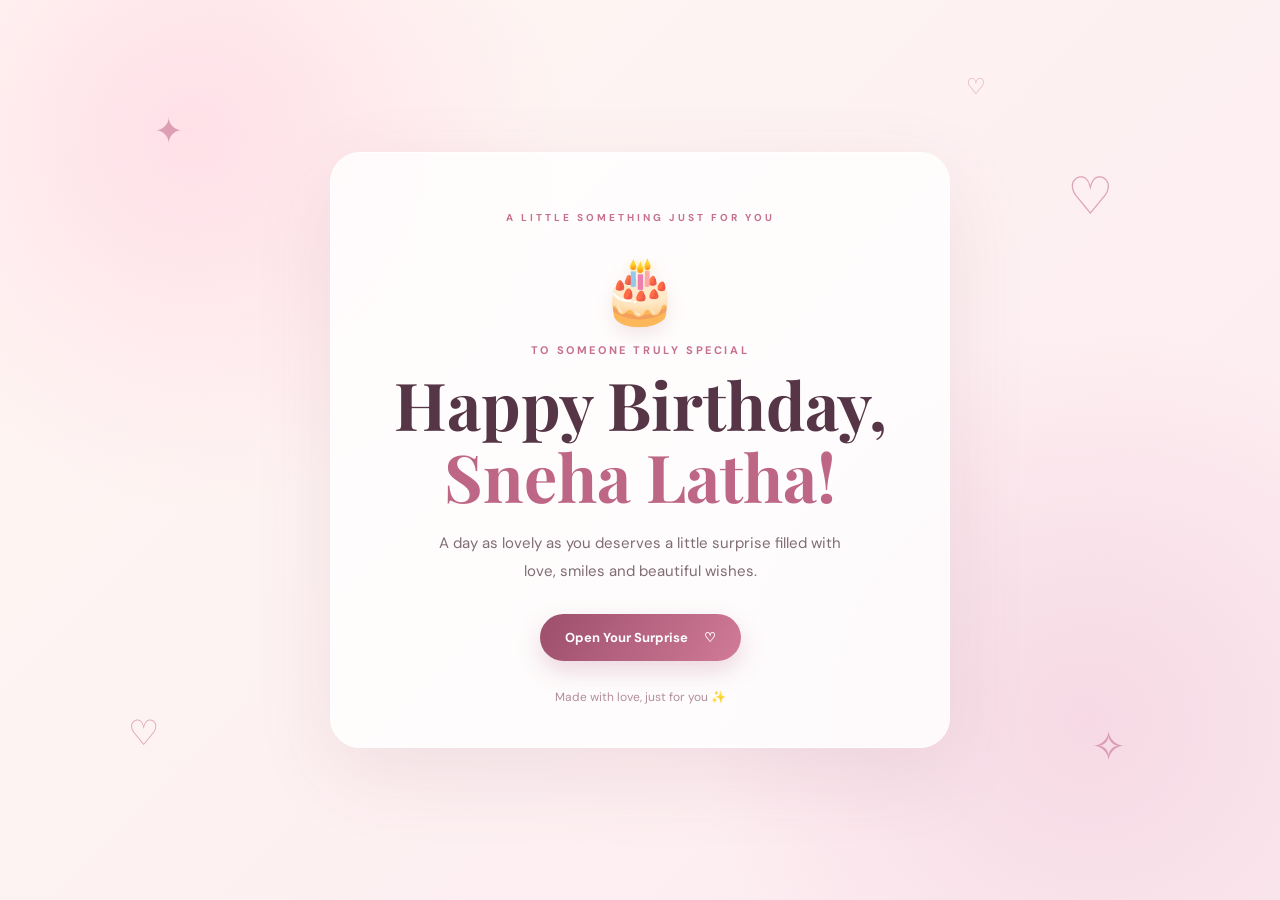
<file: index.html>
<!DOCTYPE html>
<html lang="en">
<head>
<meta charset="UTF-8">
<meta name="viewport" content="width=device-width, initial-scale=1.0">
<title>Happy Birthday Sneha Latha</title>
<link rel="stylesheet" href="style.css">
</head>
<body class="welcome-page">
<div class="sparkle sparkle-one">✦</div><div class="sparkle sparkle-two">♡</div>
<main class="welcome-card">
  <div class="tiny-label">A LITTLE SOMETHING JUST FOR YOU</div>
  <div class="cake">🎂</div>
  <p class="eyebrow">To someone truly special</p>
  <h1>Happy Birthday,<br><span>Sneha Latha!</span></h1>
  <p class="intro">A day as lovely as you deserves a little surprise filled with love, smiles and beautiful wishes.</p>
  <a class="main-button" href="wishes.html">Open Your Surprise <span>♡</span></a>
  <p class="bottom-note">Made with love, just for you ✨</p>
</main>
<div class="floating f1">♡</div><div class="floating f2">✧</div><div class="floating f3">♡</div>
</body>
</html>
</file>
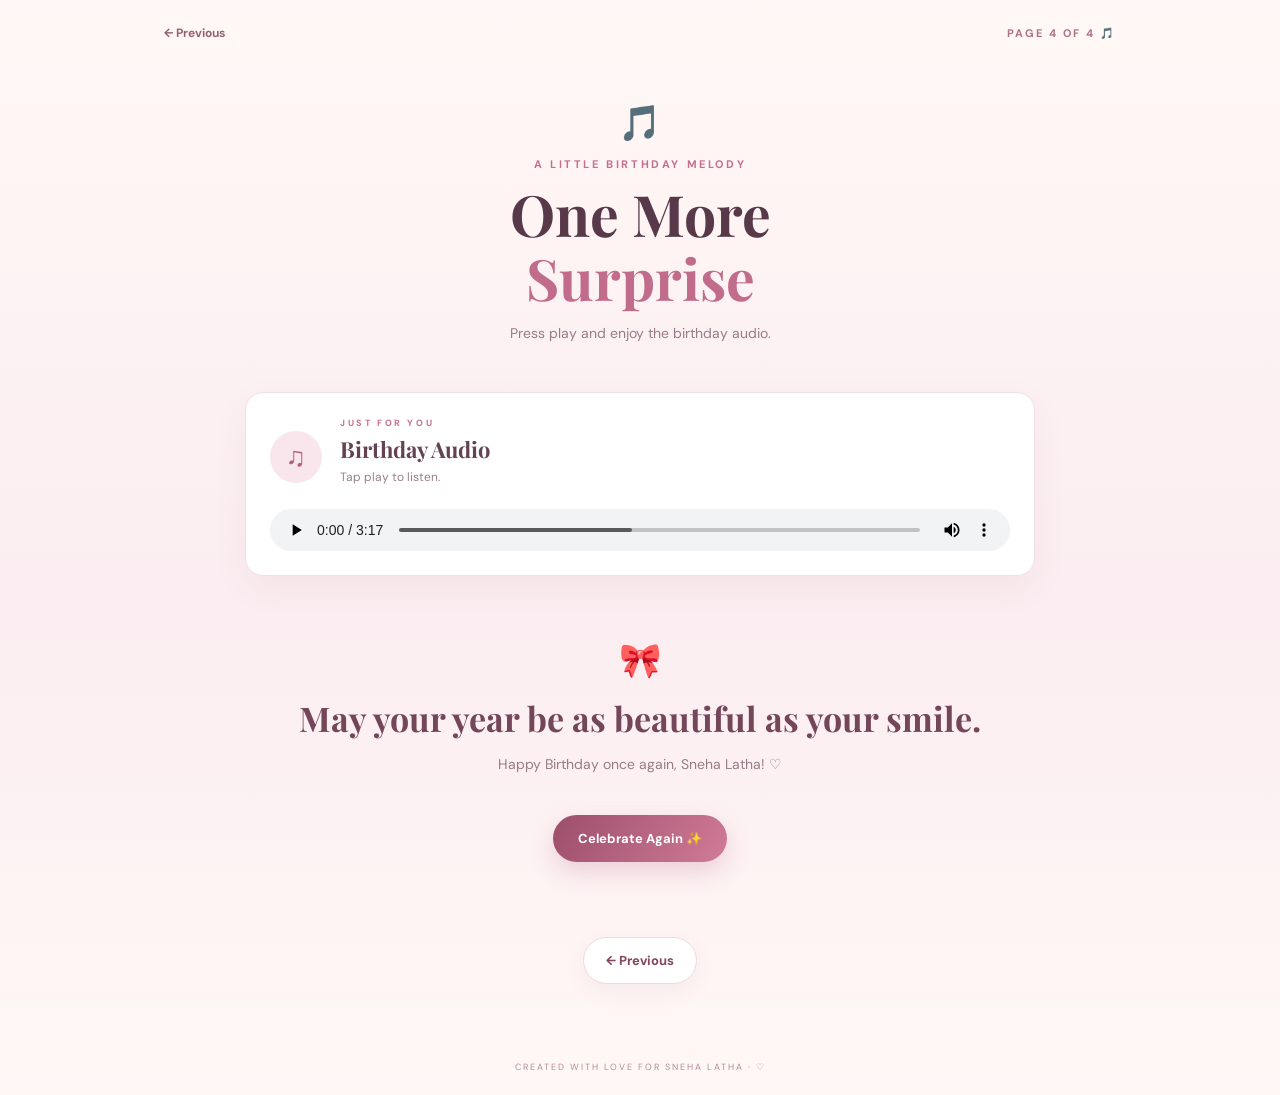
<file: audio.html>
<!DOCTYPE html>
<html lang="en">
<head>
<meta charset="UTF-8">
<meta name="viewport" content="width=device-width, initial-scale=1.0">
<title>Birthday Audio - Sneha Latha</title>
<link rel="stylesheet" href="style.css">
</head>
<body class="letter-page">
<header class="topline"><a href="video.html">← Previous</a><span>PAGE 4 OF 4 🎵</span></header>
<main class="content">
  <div class="heading">
    <div class="mini-flower">🎵</div>
    <p class="eyebrow">A little birthday melody</p>
    <h1>One More<br><span>Surprise</span></h1>
    <p class="subheading">Press play and enjoy the birthday audio.</p>
  </div>
  <section class="music-card final-music">
    <div class="music-icon">♫</div>
    <div class="music-copy">
      <p class="eyebrow">Just for you</p>
      <h2>Birthday Audio</h2>
      <p>Tap play to listen.</p>
    </div>
    <audio controls preload="metadata">
      <source src="birthday-audio.mp3" type="audio/mpeg">
      Your browser does not support audio playback.
    </audio>
  </section>
  <div class="final-wish">
    <div>🎀</div>
    <h2>May your year be as beautiful as your smile.</h2>
    <p>Happy Birthday once again, Sneha Latha! ♡</p>
    <a class="main-button" href="index.html">Celebrate Again ✨</a>
  </div>
  <div class="page-nav">
    <a class="secondary-button" href="video.html">← Previous</a>
  </div>
</main>
<footer>CREATED WITH LOVE FOR SNEHA LATHA · ♡</footer>
</body>
</html>
</file>
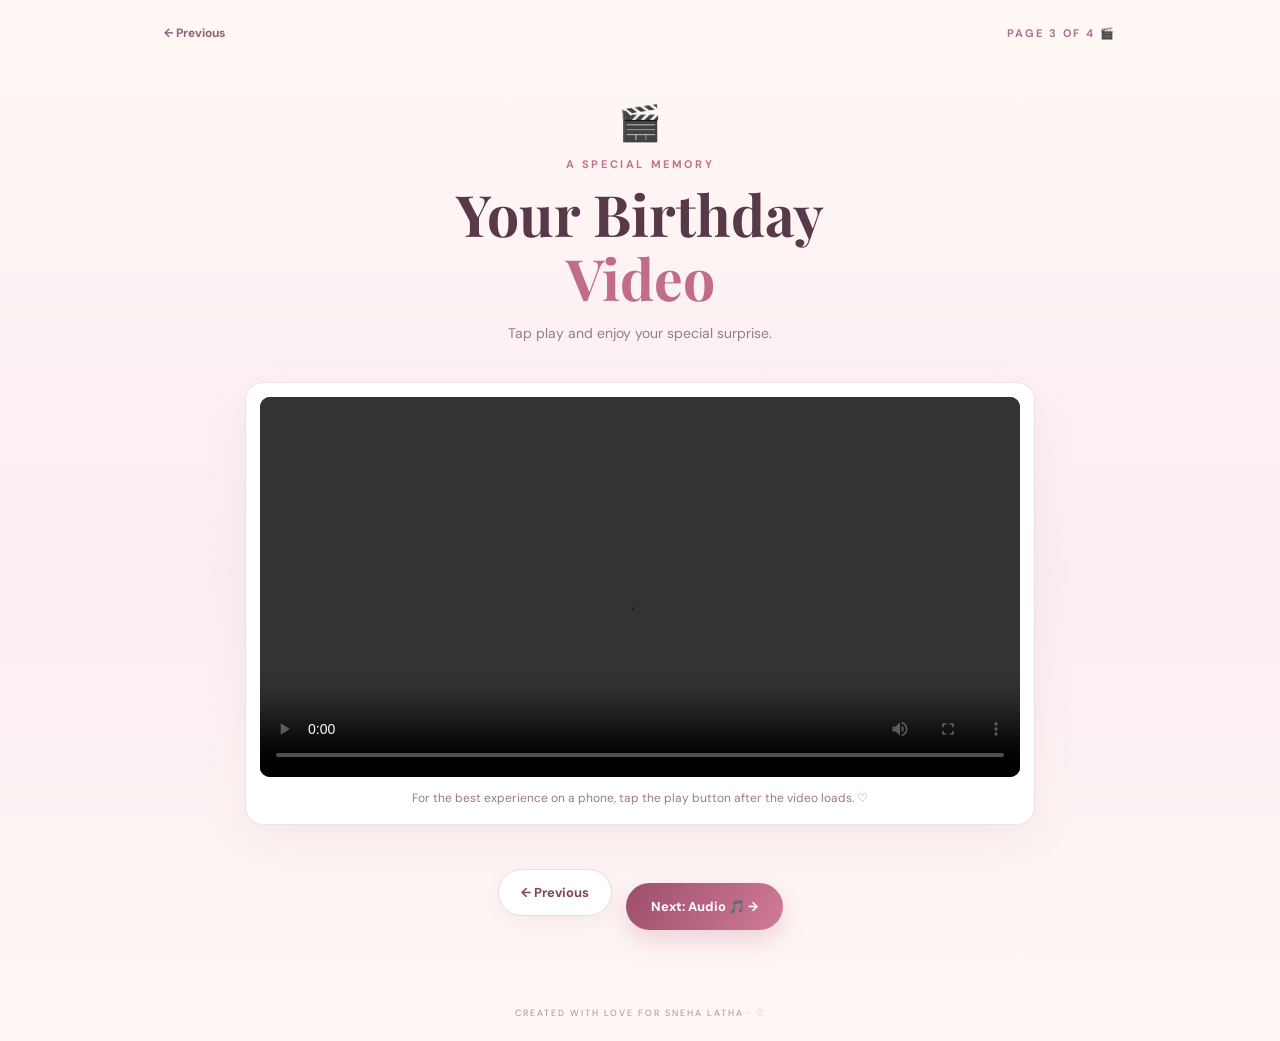
<file: video.html>
<!DOCTYPE html>
<html lang="en">
<head>
<meta charset="UTF-8">
<meta name="viewport" content="width=device-width, initial-scale=1.0">
<title>Birthday Video - Sneha Latha</title>
<link rel="stylesheet" href="style.css">
</head>
<body class="letter-page">
<header class="topline"><a href="wishes.html">← Previous</a><span>PAGE 3 OF 4 🎬</span></header>
<main class="content">
  <div class="heading">
    <div class="mini-flower">🎬</div>
    <p class="eyebrow">A special memory</p>
    <h1>Your Birthday<br><span>Video</span></h1>
    <p class="subheading">Tap play and enjoy your special surprise.</p>
  </div>
  <section class="video-card">
    <video controls playsinline preload="metadata">
      <source src="birthday-video.mp4" type="video/mp4">
      Your browser does not support video playback.
    </video>
    <p>For the best experience on a phone, tap the play button after the video loads. ♡</p>
  </section>
  <div class="page-nav">
    <a class="secondary-button" href="wishes.html">← Previous</a>
    <a class="main-button" href="audio.html">Next: Audio 🎵 →</a>
  </div>
</main>
<footer>CREATED WITH LOVE FOR SNEHA LATHA · ♡</footer>
</body>
</html>
</file>
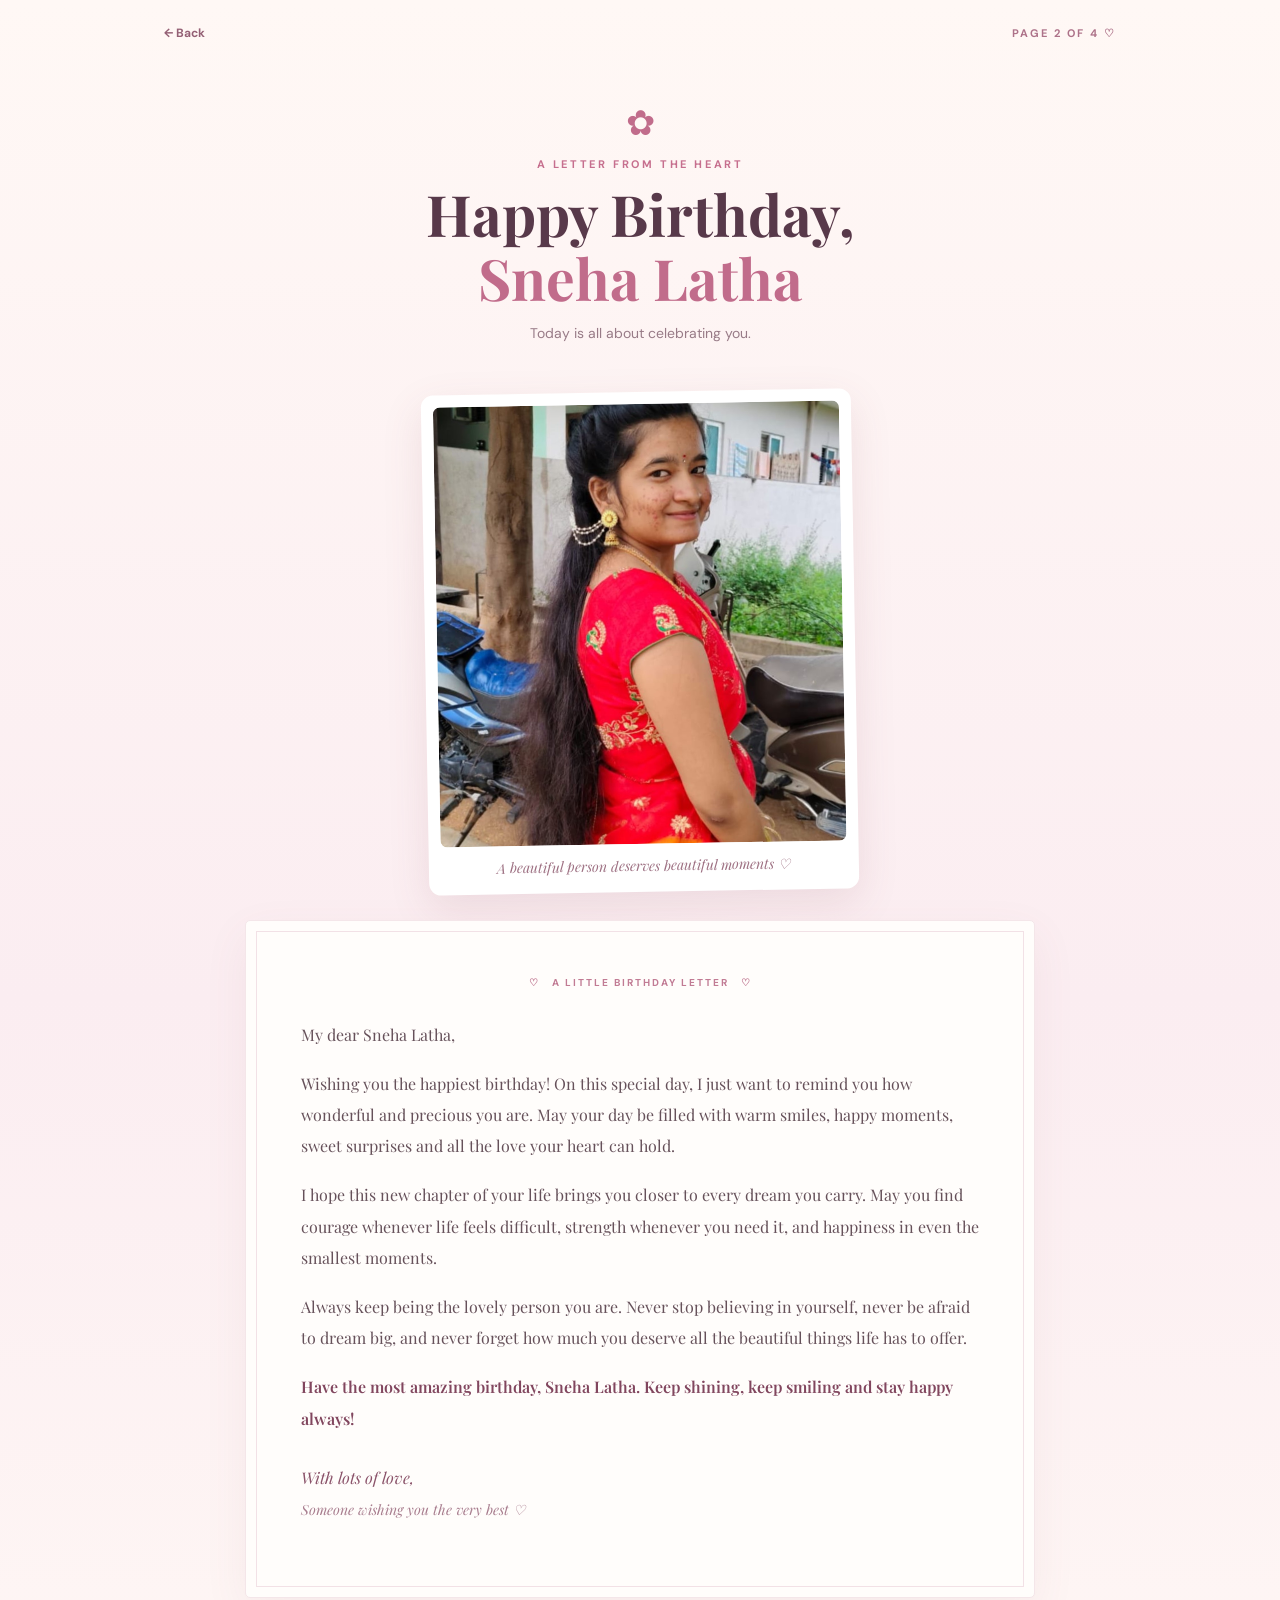
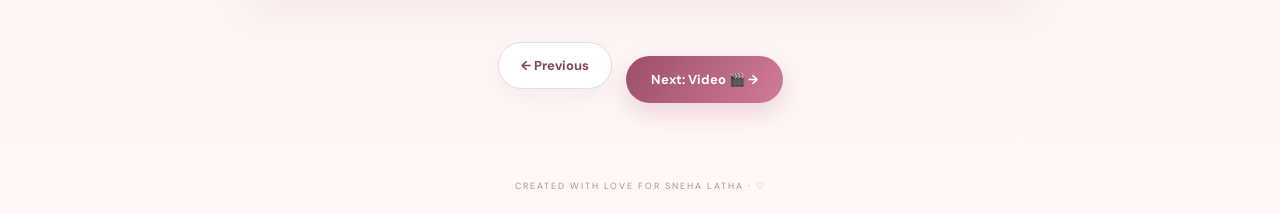
<file: wishes.html>
<!DOCTYPE html>
<html lang="en">
<head>
<meta charset="UTF-8">
<meta name="viewport" content="width=device-width, initial-scale=1.0">
<title>Birthday Wishes - Sneha Latha</title>
<link rel="stylesheet" href="style.css">
</head>
<body class="letter-page">
<header class="topline"><a href="index.html">← Back</a><span>PAGE 2 OF 4 ♡</span></header>
<main class="content">
  <div class="heading">
    <div class="mini-flower">✿</div>
    <p class="eyebrow">A letter from the heart</p>
    <h1>Happy Birthday,<br><span>Sneha Latha</span></h1>
    <p class="subheading">Today is all about celebrating you.</p>
  </div>
  <section class="photo-frame">
    <img src="sneha-latha.jpg" alt="A special birthday memory">
    <span class="photo-caption">A beautiful person deserves beautiful moments ♡</span>
  </section>
  <article class="letter">
    <div class="letter-top">♡ &nbsp; A LITTLE BIRTHDAY LETTER &nbsp; ♡</div>
    <p>My dear Sneha Latha,</p>
    <p>Wishing you the happiest birthday! On this special day, I just want to remind you how wonderful and precious you are. May your day be filled with warm smiles, happy moments, sweet surprises and all the love your heart can hold.</p>
    <p>I hope this new chapter of your life brings you closer to every dream you carry. May you find courage whenever life feels difficult, strength whenever you need it, and happiness in even the smallest moments.</p>
    <p>Always keep being the lovely person you are. Never stop believing in yourself, never be afraid to dream big, and never forget how much you deserve all the beautiful things life has to offer.</p>
    <p class="closing">Have the most amazing birthday, Sneha Latha. Keep shining, keep smiling and stay happy always!</p>
    <p class="signature">With lots of love,<br><span>Someone wishing you the very best ♡</span></p>
  </article>
  <div class="page-nav">
    <a class="secondary-button" href="index.html">← Previous</a>
    <a class="main-button" href="video.html">Next: Video 🎬 →</a>
  </div>
</main>
<footer>CREATED WITH LOVE FOR SNEHA LATHA · ♡</footer>
</body>
</html>
</file>
<file: style.css>
@import url('https://fonts.googleapis.com/css2?family=DM+Sans:wght@400;500;600;700&family=Playfair+Display:wght@500;600;700&display=swap');
:root{--wine:#813d58;--rose:#c66f8e;--cream:#fff9f5;--ink:#49333d;--muted:#8d737d}
*{box-sizing:border-box}
body{margin:0;color:var(--ink);font-family:'DM Sans',Arial,sans-serif}
.welcome-page{min-height:100vh;display:grid;place-items:center;padding:24px;overflow:hidden;position:relative;background:radial-gradient(circle at 15% 15%,#ffe0e8 0,transparent 28%),radial-gradient(circle at 85% 80%,#f6d9e4 0,transparent 30%),linear-gradient(135deg,#fff8f4,#fceaf0)}
.welcome-card{position:relative;z-index:2;width:min(620px,100%);padding:58px 42px 42px;text-align:center;background:rgba(255,255,255,.82);border:1px solid #fff;border-radius:30px;box-shadow:0 25px 80px #8a4b641c}
.tiny-label{font-size:10px;letter-spacing:3px;color:var(--rose);font-weight:700}
.cake{font-size:64px;margin:25px 0 10px;filter:drop-shadow(0 8px 8px #a9576920)}
.eyebrow{font-size:11px;letter-spacing:2.6px;text-transform:uppercase;color:var(--rose);font-weight:700}
h1,h2{font-family:'Playfair Display',Georgia,serif}
.welcome-card h1{font-size:clamp(40px,8vw,66px);line-height:1.08;margin:12px 0 18px;color:#553546}
h1 span{color:#bd6686}
.intro{max-width:420px;margin:0 auto;color:#806c75;line-height:1.85;font-size:15px}
.main-button{display:inline-flex;align-items:center;gap:16px;margin-top:28px;padding:15px 25px;border-radius:50px;text-decoration:none;color:white;background:linear-gradient(120deg,#9c4e6b,#d17b98);box-shadow:0 10px 25px #a64f6e35;font-weight:700;font-size:13px;transition:.2s}
.main-button:hover{transform:translateY(-3px);box-shadow:0 14px 30px #a64f6e45}
.bottom-note{margin:28px 0 0;color:#b28d9b;font-size:12px}
.sparkle,.floating{position:absolute;color:#cf83a0;opacity:.7;font-size:35px}.sparkle-one{top:12%;left:12%}.sparkle-two{right:13%;top:18%;font-size:52px}.f1{left:10%;bottom:16%}.f2{right:12%;bottom:14%;font-size:42px}.f3{right:23%;top:8%;font-size:22px}
.letter-page{min-height:100vh;background:linear-gradient(180deg,#fff8f5,#fbedf1 55%,#fff8f5)}
.topline{max-width:1000px;margin:auto;padding:25px 24px;display:flex;justify-content:space-between;align-items:center;color:#ad7289;font-size:11px;letter-spacing:2px;font-weight:700}
.topline a{color:#946075;text-decoration:none;letter-spacing:0;font-size:12px}
.content{width:min(790px,calc(100% - 32px));margin:10px auto 55px}
.heading{text-align:center;padding:24px 10px 26px}.mini-flower{font-size:35px;color:#c16c8b}.heading h1{font-size:clamp(38px,7vw,57px);line-height:1.12;margin:8px 0;color:#58394a}.heading h1 span{color:#c16c8b}.subheading{color:#987b87;font-size:14px}
.photo-frame{max-width:430px;margin:10px auto 28px;padding:12px 12px 17px;background:#fff;border-radius:12px;box-shadow:0 14px 40px #85465b20;transform:rotate(-1deg)}
.photo-frame img{display:block;width:100%;max-height:440px;object-fit:cover;border-radius:7px}
.photo-caption{display:block;text-align:center;padding:12px 5px 0;color:#9e7183;font-family:'Playfair Display',Georgia,serif;font-style:italic;font-size:14px}
.letter{position:relative;background:#fffdfb;padding:clamp(25px,6vw,55px);border-radius:5px;box-shadow:0 15px 45px #87516612;border:1px solid #f4e6e9;line-height:1.95;color:#66515a;font-family:'Playfair Display',Georgia,serif;font-size:16px}
.letter:before{content:"";position:absolute;inset:10px;border:1px solid #f2e1e6;pointer-events:none}
.letter p{position:relative;margin:0 0 18px}.letter-top{text-align:center;color:#c17b94;font:700 10px 'DM Sans',sans-serif;letter-spacing:2px;margin-bottom:30px}.letter .closing{color:#81465e;font-weight:600}.signature{padding-top:10px!important;color:#8a5269;font-style:italic}.signature span{font-size:14px;color:#a87d8e}
.music-card{margin:28px 0;padding:24px;display:grid;grid-template-columns:auto 1fr;gap:12px 18px;align-items:center;background:#fff;border:1px solid #f3dfe7;border-radius:18px;box-shadow:0 12px 35px #87516610}
.music-icon{width:52px;height:52px;border-radius:50%;display:grid;place-items:center;background:#f9e5ec;color:#b45f7e;font-size:27px;grid-row:span 2}
.music-copy .eyebrow{margin:0 0 5px;font-size:9px}.music-copy h2{margin:0;color:#654253;font-size:22px}.music-copy p:last-child{margin:5px 0 0;color:#987f89;font-size:12px}.music-card audio{grid-column:1/-1;width:100%;height:42px}
.final-wish{text-align:center;padding:34px 20px 45px}.final-wish>div{font-size:34px}.final-wish h2{font-size:clamp(24px,5vw,34px);color:#74465a;margin:12px 0}.final-wish p{color:#987b87;font-size:14px}
footer{text-align:center;padding:22px;color:#b38b9b;font-size:9px;letter-spacing:2px}
@media(max-width:520px){.welcome-card{padding:45px 23px 35px}.topline{padding:18px 18px}.content{width:calc(100% - 22px)}.letter{font-size:15px;padding:27px 22px}.music-card{padding:18px}.photo-frame img{max-height:380px}}

.page-nav{display:flex;justify-content:center;align-items:center;gap:14px;flex-wrap:wrap;margin:30px 0 10px}
.secondary-button{display:inline-flex;align-items:center;justify-content:center;padding:14px 22px;border-radius:50px;text-decoration:none;color:#81465e;background:#fff;border:1px solid #efd9e1;font-weight:700;font-size:13px;box-shadow:0 8px 22px #87516610}
.secondary-button:hover{transform:translateY(-2px)}
.video-card{background:#fff;border:1px solid #f3dfe7;border-radius:18px;padding:14px;box-shadow:0 15px 45px #87516612}
.video-card video{display:block;width:100%;max-height:70vh;background:#241b20;border-radius:10px}
.video-card p{text-align:center;color:#987b87;font-size:12px;line-height:1.6;margin:12px 5px 2px}
.final-music{margin-top:10px}
@media(max-width:520px){.page-nav{gap:10px}.page-nav .main-button,.page-nav .secondary-button{width:100%}.video-card{padding:8px}.video-card video{max-height:60vh}}
</file>
